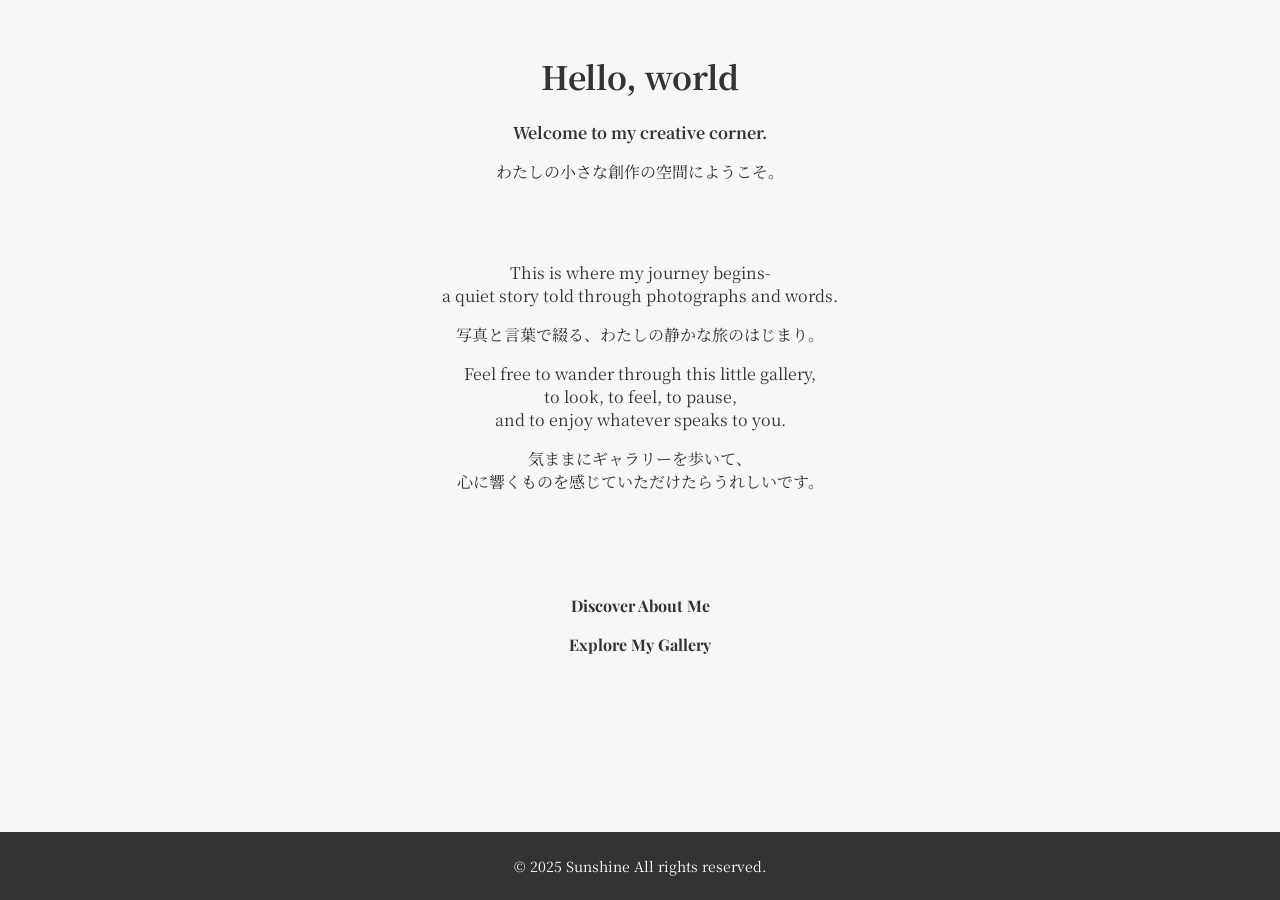
<file: index.html>
<!DOCTYPE html>
<html lang="ja">
<head>
  <meta charset="UTF-8">
  <meta name="viewport" content="width=device-width, initial-scale=1.0">
  <title>SunShine | Home</title>
  <link href="https://fonts.googleapis.com/css2?family=Noto+Serif+JP&family=Playfair+Display&display=swap" rel="stylesheet">
  <link rel="stylesheet" href="style.css">
</head>
<body>
    <header>
        <h1>Hello, world</h1>
        <p><strong>Welcome to my creative corner.</strong></p>
        <p class="subtext">わたしの小さな創作の空間にようこそ。</p>
      </header>
      <br>
      <br>
      <section class="greeting">
        <p>This is where my journey begins-<br> a quiet story told through photographs and words.</p>
        <p class="subtext">写真と言葉で綴る、わたしの静かな旅のはじまり。</p>
        <p>Feel free to wander through this little gallery,<br> to look, to feel, to pause,<br> and to enjoy whatever speaks to you.</p>
        <p class="subtext">気ままにギャラリーを歩いて、<br>心に響くものを感じていただけたらうれしいです。</p>  
        <br>
        <br>
        <br>
         <!-- リンクを追加 -->
        <p><a href="aboutme.html" class="link-aboutme">Discover About Me</a></p>
        <p><a href="gallery.html" class="link-gallery">Explore My Gallery</a></p>

      </section>
    
      <footer>
        <p>&copy; 2025 Sunshine All rights reserved.</p>
      </footer>
  </body>
</html>
</file>
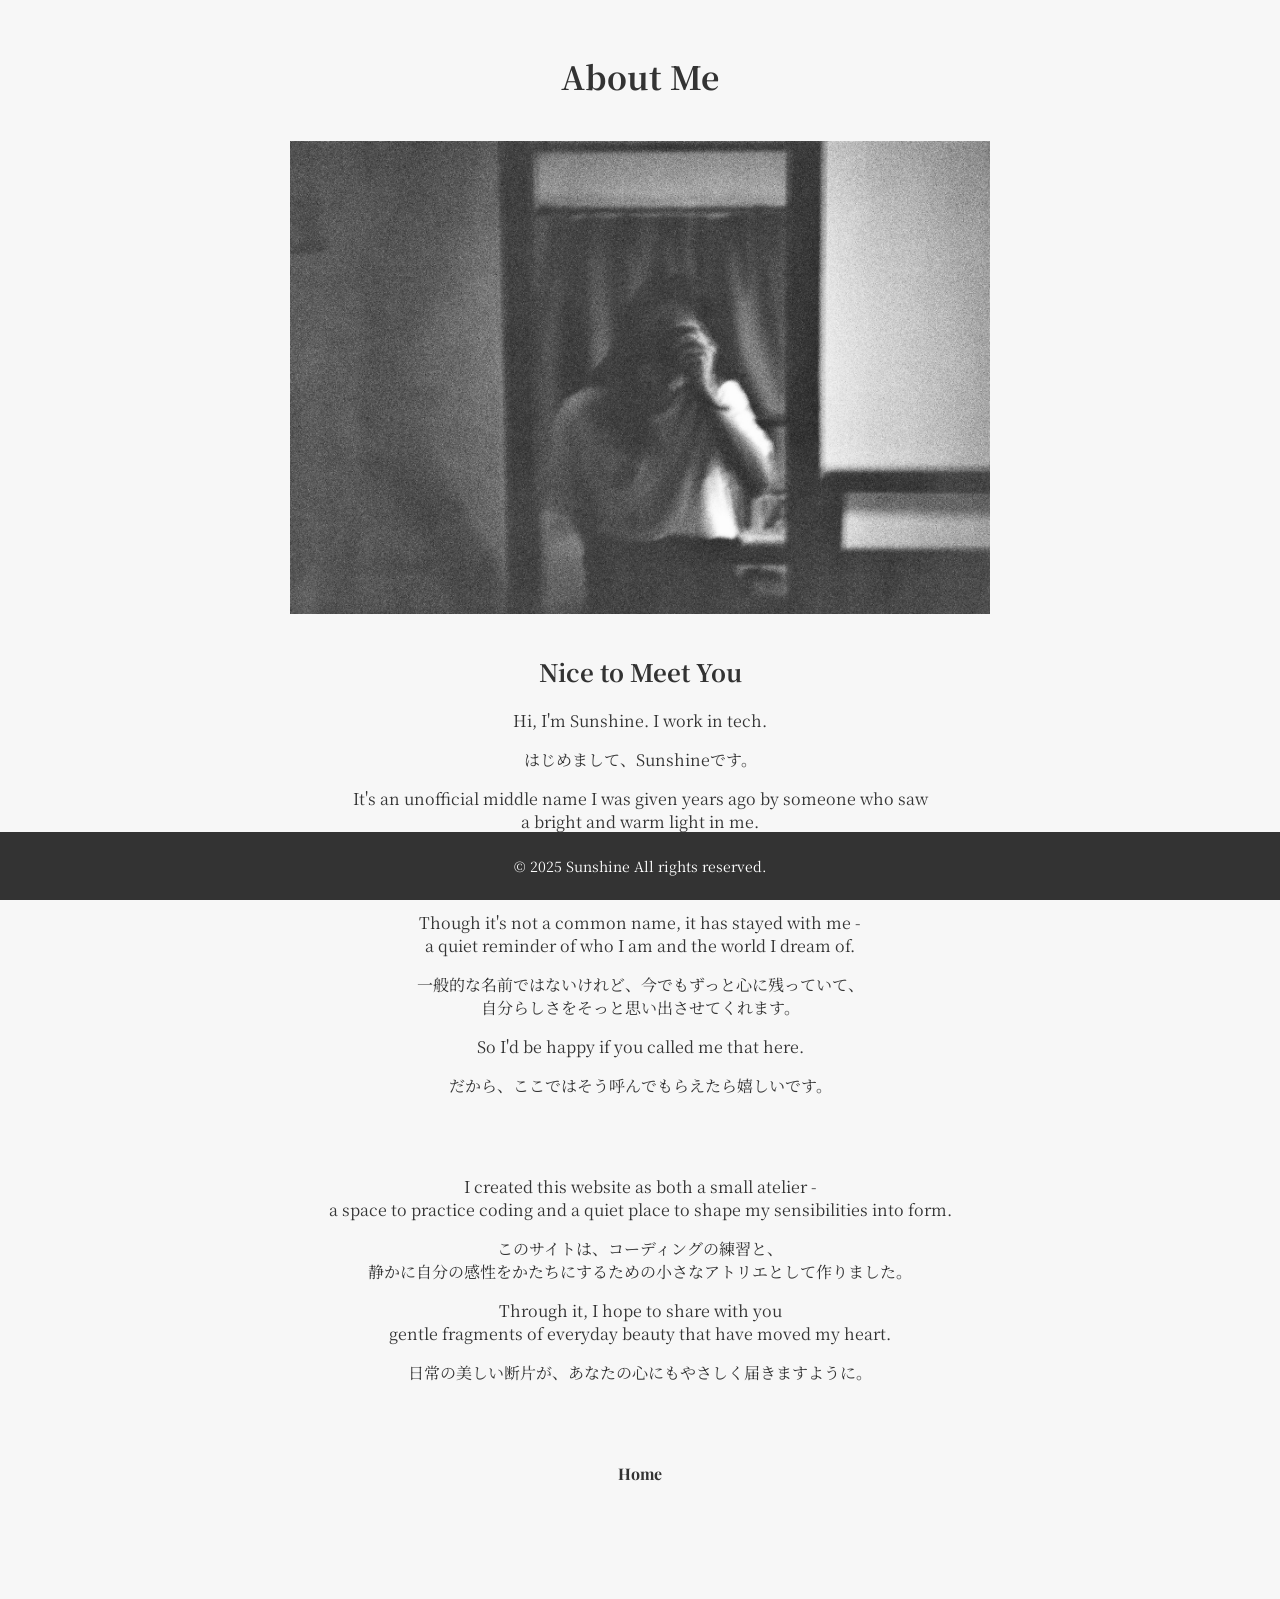
<file: aboutme.html>
<!DOCTYPE html>
<html lang="ja">
<head>
  <meta charset="UTF-8">
  <meta name="viewport" content="width=device-width, initial-scale=1.0">
  <title>Profile | プロフィール</title>
  <link href="https://fonts.googleapis.com/css2?family=Noto+Serif+JP&family=Playfair+Display&display=swap" rel="stylesheet">
  <link rel="stylesheet" href="style.css">
</head>
<body>
  <header>
    <h1>About Me</h1>
  </header>

  <section class="aboutme">
    <div class="profile-wrapper">
      <img src="portfolio/profilephoto.jpg" alt="profilephoto" class="profile-image">
    </div>
    <div class="bio">
      <h2>Nice to Meet You</h2>
      <p>Hi, I'm Sunshine. I work in tech.</p>
      <p class="subtext">はじめまして、Sunshineです。</p>
      <p>It's an unofficial middle name I was given years ago by someone who saw<br> a bright and warm light in me.</p>
      <p class="subtext">これは昔、私の中に明るくてあたたかな光を見つけてくれた人がつけてくれた、<br>非公式なミドルネームです。</p>
      <p>Though it's not a common name, it has stayed with me -<br> a quiet reminder of who I am and the world I dream of.</p>
      <p class="subtext">一般的な名前ではないけれど、今でもずっと心に残っていて、<br>自分らしさをそっと思い出させてくれます。</p>
      <p>So I'd be happy if you called me that here.</p>
      <p class="subtext">だから、ここではそう呼んでもらえたら嬉しいです。</p>
      <br>
      <br>
      <p>I created this website as both a small atelier -<br> a space to practice coding and a quiet place to shape my sensibilities into form.</p>
      <p class="subtext">このサイトは、コーディングの練習と、<br>静かに自分の感性をかたちにするための小さなアトリエとして作りました。</p>      
      <p>Through it, I hope to share with you<br> gentle fragments of everyday beauty that have moved my heart.</p>
      <p class="subtext">日常の美しい断片が、あなたの心にもやさしく届きますように。</p>
      <br>
      <br>
      <p><a href="index.html">Home</a></p>
      <br>
      <br>
    </div>
  </section>

  <footer>
    <p>&copy; 2025 Sunshine All rights reserved.</p>
  </footer>
</body>
</html>
</file>
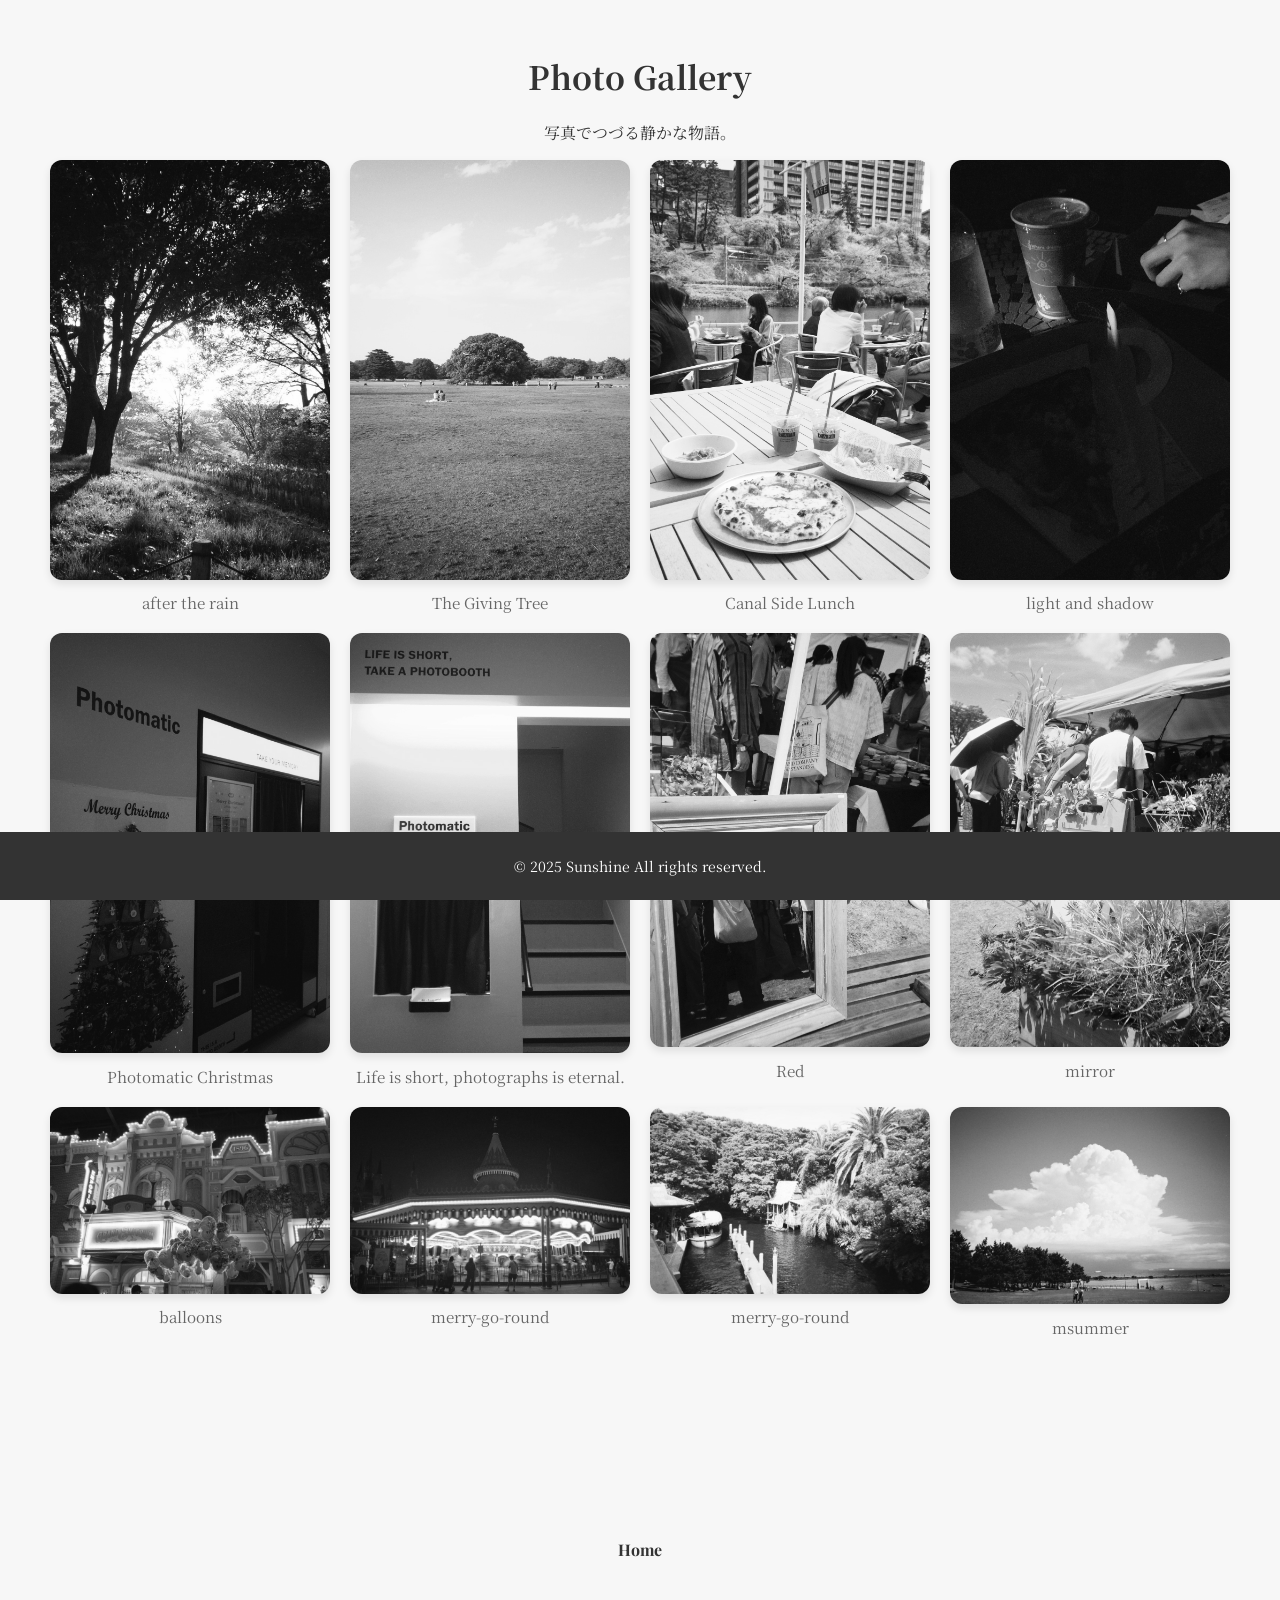
<file: gallery.html>
<!DOCTYPE html>
<html lang="ja">
<head>
  <meta charset="UTF-8">
  <meta name="viewport" content="width=device-width, initial-scale=1.0">
  <title>Gallery | ギャラリー</title>
  <link href="https://fonts.googleapis.com/css2?family=Noto+Serif+JP&family=Playfair+Display&display=swap" rel="stylesheet">
  <link rel="stylesheet" href="style.css">
</head>
<body>
  <header>
    <h1>Photo Gallery</h1>
    <p>写真でつづる静かな物語。</p>
  </header>

  <div class="gallery">
    <figure>
        <img src="portfolio/tachikawa01.jpg" alt="after the rain">
        <figcaption>after the rain</figcaption>
      </figure>
      <figure>
        <img src="portfolio/tachikawa02.jpg" alt="The Giving Tree">
        <figcaption>The Giving Tree</figcaption>
      </figure>
      <figure>
        <img src="portfolio/iidabashi01.jpg" alt="Canal Side Lunch">
        <figcaption>Canal Side Lunch</figcaption>
      </figure>
      <figure>
        <img src="portfolio/disney03.jpg" alt="light and shadow">
        <figcaption>light and shadow</figcaption>
      </figure>
      <figure>
        <img src="portfolio/shibuya02.jpg" alt="Photomatic Christmas">
        <figcaption>Photomatic Christmas</figcaption>
      </figure>
      <figure>
        <img src="portfolio/shibuya03.jpg" alt="Life is short, photographs is eternal.">
        <figcaption>Life is short, photographs is eternal.</figcaption>
      </figure>
      <figure>
        <img src="portfolio/tachikawa03.jpg" alt="Red">
        <figcaption>Red</figcaption>
      </figure>
      <figure>
        <img src="portfolio/tachikawa04.jpg" alt="mirror">
        <figcaption>mirror</figcaption>
      </figure>
      <figure>
        <img src="portfolio/disney01.jpg" alt="balloons">
        <figcaption>balloons</figcaption>
      </figure>
      <figure>
        <img src="portfolio/disney02.jpg" alt="merry-go-round">
        <figcaption>merry-go-round</figcaption>
      </figure>
      <figure>
        <img src="portfolio/disney04.jpg" alt="adventure">
        <figcaption>merry-go-round</figcaption>
      </figure>
      <figure>
        <img src="portfolio/cloud.jpg" alt="summer">
        <figcaption>msummer</figcaption>
      </figure>


  </div>
  <br>
  <br>
  <br>
  <br>
  <br>
  <br>
  <br>
  <br>
  <p><a href="index.html">Home</a></p>
  <br>
  <br>
  <footer>
    <p>&copy; 2025 Sunshine All rights reserved.</p>
  </footer>
</body>
</html>
</file>
<file: style.css>
body {
    font-family: 'Noto Serif JP', serif;
    background-color: #f7f7f7;
    color: #333;
    margin: 0;
    padding: 2em;
    text-align: center;
  }

  .aboutme {
    display: flex;
    flex-direction: column;     /* 上下に並べる */
    align-items: center;        /* 中央寄せ */
    gap: 20px;
    max-width: 700px;
    margin: 0 auto;
    padding: 20px;
    text-align: center;
  }
  
  .profile-wrapper {
    display: flex;
    justify-content: center;
    width: 100%;
  }
  
  .profile-image {
    width: 100%;
    max-width: 2500px;           /* 画像の最大サイズ */
    height: auto;
  }
  
  .gallery {
    display: flex;
    flex-wrap: wrap;
    gap: 20px;
    justify-content: center;
  }
  
  .gallery figure {
    margin: 0;
    text-align: center;
    width: 280px;
  }
  
  .gallery img {
    width: 100%;
    height: auto;
    object-fit: cover;
    border-radius: 12px;
    box-shadow: 0 4px 8px rgba(0,0,0,0.1);
    filter: grayscale(100%);
    transition: transform 0.3s ease, filter 0.3s ease;
  }
  
  .gallery img:hover {
    transform: scale(1.03);
    filter: grayscale(0%);
  }
  
  .gallery figcaption {
    margin-top: 0.5em;
    font-size: 0.95em;
    color: #666;
    font-family: 'Noto Serif JP', serif;
  }

  /* footerを画面の一番下に固定 */
footer {
    position: fixed;
    bottom: 0;
    left: 0;
    width: 100%;
    background-color: #333;
    color: white;
    text-align: center;
    padding: 10px 0;
    font-size: 14px;
  }
  
  /* リンクの基本スタイル */
a {
    text-decoration: none; /* 下線を消す */
    color: #333; /* 基本の文字色 */
    font-family: 'Playfair Display', serif;
    font-size: 1.0em;
    font-weight: bold;
    position: relative;
    transition: color 0.3s ease; /* 色の変化をスムーズに */
  }
  
  /* リンクにホバーしたときのスタイル */
  a:hover {
    color: #2C6E49; /* ホバー時の文字色を変える */
  }
  
  /* リンクに下線を追加 */
  a::after {
    content: '';
    position: absolute;
    left: 0;
    bottom: -5px;
    width: 0;
    height: 2px;
    background-color: #2C6E49; /* 下線の色 */
    transition: width 0.3s ease; /* 下線のアニメーション */
  }
  
  /* ホバー時に下線を表示 */
  a:hover::after {
    width: 100%;
  }

  @media screen and (max-width: 768px) {
    /* aboutme セクションを小さな画面向けに調整 */
    .aboutme {
      max-width: 95%; /* 親要素の幅を95%に */
      padding: 10px; /* パディングを少し減らす */
    }
  
    /* プロフィール画像の調整 */
    .profile-image {
      width: 100%; /* 画像を画面に合わせてリサイズ */
      max-width: 100%; /* 最大幅を画面幅に合わせる */
    }
  
    /* ギャラリー画像の調整 */
    .gallery {
      flex-direction: column; /* ギャラリーを縦に並べる */
      align-items: center; /* ギャラリーアイテムを中央寄せ */
    }
  
    .gallery figure {
      width: 100%; /* 画像の幅を親要素に合わせる */
      margin-bottom: 20px; /* 各画像の間にスペースを追加 */
    }
  
    .gallery img {
      max-width: 100%; /* 画像を最大幅100%に */
      border-radius: 8px; /* ボーダーを少し小さく */
    }
  
    /* フッターを画面下部に固定 */
    footer {
      position: static; /* フッターがスクロールに合わせて動くように */
      padding: 15px 0;
    }
  
    /* リンクのフォントサイズを調整 */
    a {
      font-size: 0.9em; /* スマホ画面で少し小さく */
    }
  }
  
  @media screen and (max-width: 480px) {
    /* より小さい画面向けの調整 */
    .aboutme {
      max-width: 100%; /* 幅を100%に */
    }
  
    .gallery figure {
      width: 100%; /* ギャラリーアイテムを100%に */
    }
  
    .gallery img {
      max-width: 100%; /* 画像を100%に */
    }
    
    /* フォントサイズ調整 */
    .bio {
      font-size: 14px; /* フォントサイズを少し小さく */
    }
  }
</file>
